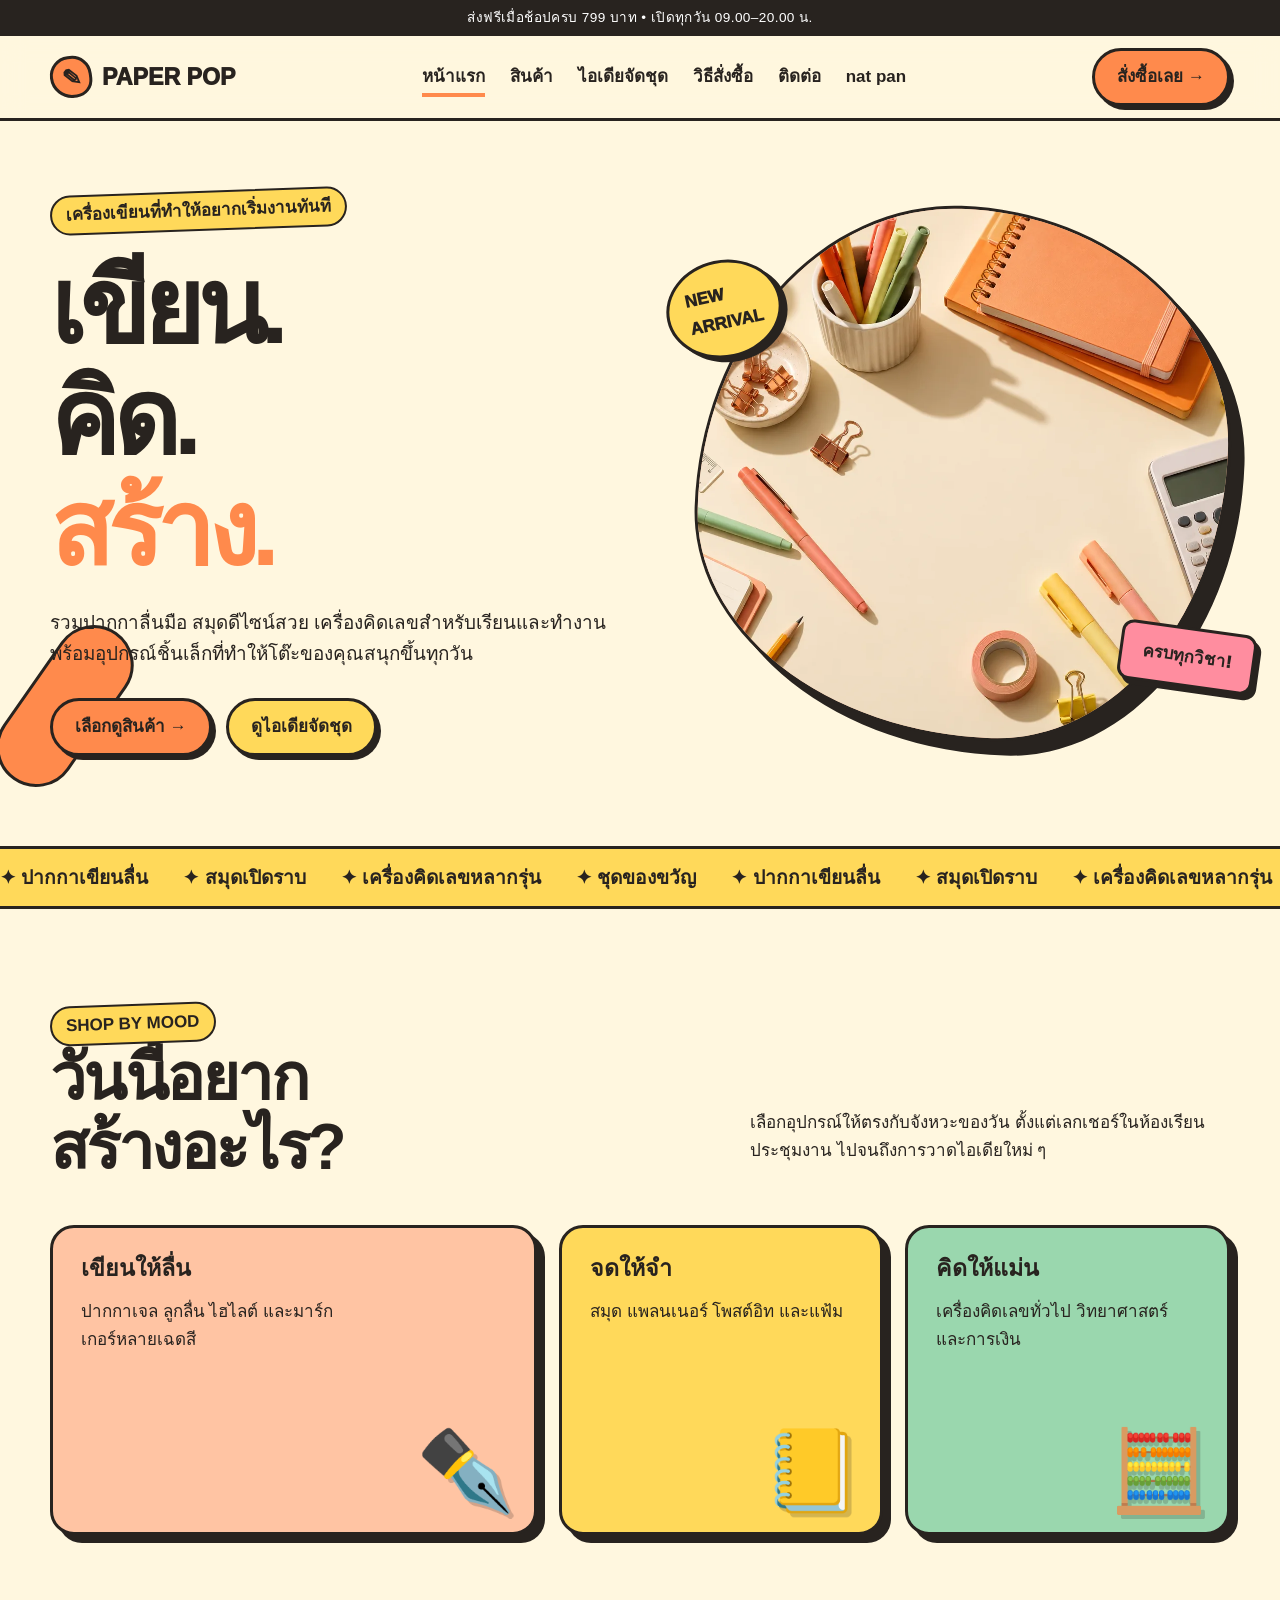
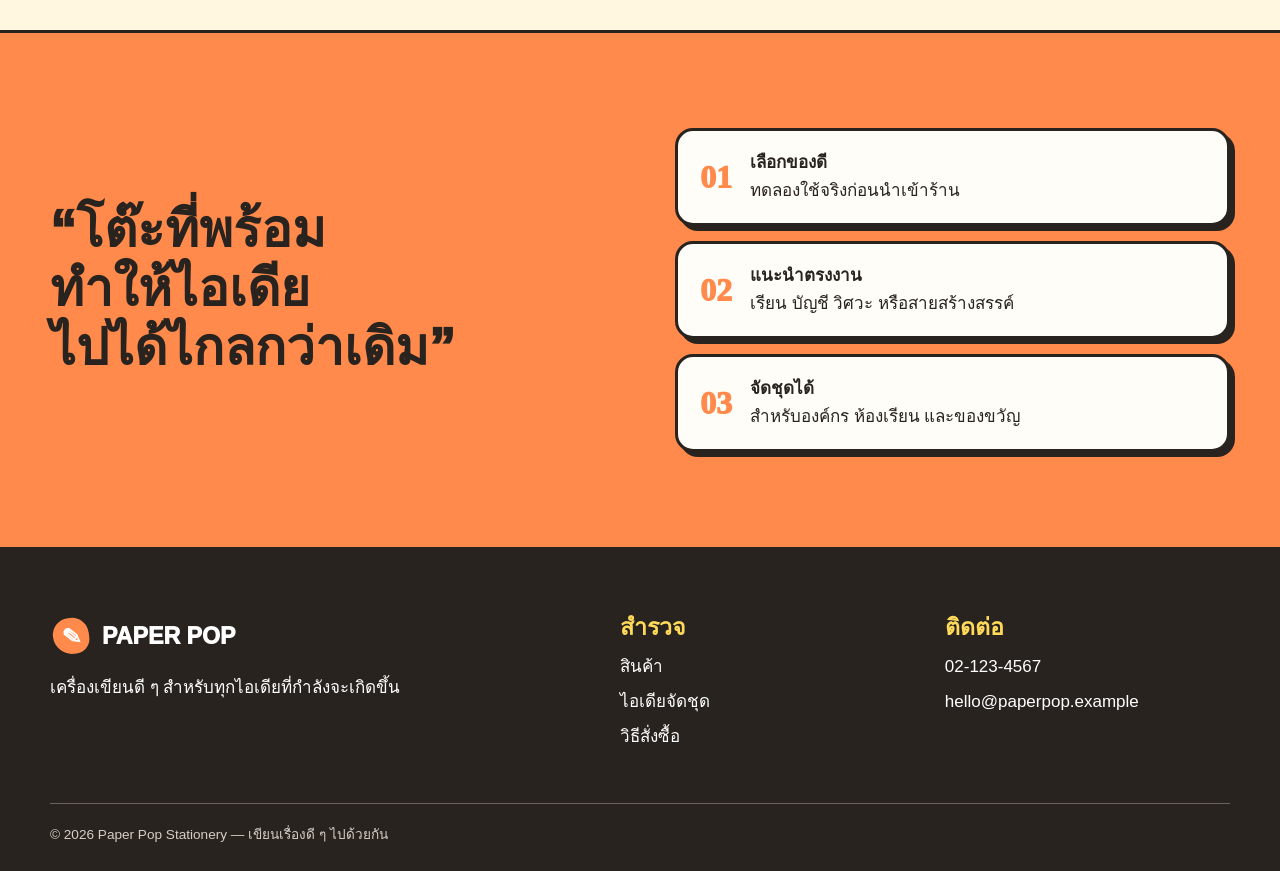
<file: index.html>
<!doctype html>
<html lang="th"><head><meta charset="utf-8"><meta name="viewport" content="width=device-width,initial-scale=1"><title>Paper Pop — ร้านเครื่องเขียนสร้างสรรค์</title><meta name="description" content="ปากกา สมุด เครื่องคิดเลข และอุปกรณ์เครื่องเขียนสำหรับเรียน ทำงาน และสร้างสรรค์"><link rel="stylesheet" href="assets/style.css"></head><body><div class="topbar">ส่งฟรีเมื่อช้อปครบ 799 บาท • เปิดทุกวัน 09.00–20.00 น.</div><header class="nav-wrap"><nav class="container"><a class="brand" href="index.html"><span class="brand-mark">✎</span> PAPER POP</a><button class="menu-btn" aria-label="เปิดเมนู" aria-expanded="false">☰</button><div class="nav-links"><a class="active" href="index.html">หน้าแรก</a><a href="services.html">สินค้า</a><a href="work.html">ไอเดียจัดชุด</a><a href="process.html">วิธีสั่งซื้อ</a><a href="contact.html">ติดต่อ</a><a href="index2.html">nat pan</a></div><a class="nav-cta" href="contact.html">สั่งซื้อเลย →</a></nav></header><main><div class="container hero"><div><span class="eyebrow">เครื่องเขียนที่ทำให้อยากเริ่มงานทันที</span><h1>เขียน.<br>คิด.<br><span style="color:var(--orange)">สร้าง.</span></h1><p>รวมปากกาลื่นมือ สมุดดีไซน์สวย เครื่องคิดเลขสำหรับเรียนและทำงาน พร้อมอุปกรณ์ชิ้นเล็กที่ทำให้โต๊ะของคุณสนุกขึ้นทุกวัน</p><div class="hero-actions"><a class="btn" href="services.html">เลือกดูสินค้า →</a><a class="btn alt" href="work.html">ดูไอเดียจัดชุด</a></div></div><div class="hero-art"><div class="shape a"></div><div class="photo-frame"><img src="assets/stationery-hero.webp" alt="ชุดปากกา สมุด และเครื่องคิดเลขสีสันสดใส"></div><div class="sticker one">NEW<br>ARRIVAL</div><div class="sticker two">ครบทุกวิชา!</div></div><div class="shape b"></div></div><div class="ticker"><div class="ticker-track"><span>✦ ปากกาเขียนลื่น</span><span>✦ สมุดเปิดราบ</span><span>✦ เครื่องคิดเลขหลากรุ่น</span><span>✦ ชุดของขวัญ</span><span>✦ ปากกาเขียนลื่น</span><span>✦ สมุดเปิดราบ</span><span>✦ เครื่องคิดเลขหลากรุ่น</span><span>✦ ชุดของขวัญ</span></div></div><section><div class="container"><div class="section-head reveal"><div><span class="eyebrow">SHOP BY MOOD</span><h2>วันนี้อยาก<br>สร้างอะไร?</h2></div><p>เลือกอุปกรณ์ให้ตรงกับจังหวะของวัน ตั้งแต่เลกเชอร์ในห้องเรียน ประชุมงาน ไปจนถึงการวาดไอเดียใหม่ ๆ</p></div><div class="category-grid"><a class="category reveal" href="services.html"><h3>เขียนให้ลื่น</h3><p>ปากกาเจล ลูกลื่น ไฮไลต์ และมาร์กเกอร์หลายเฉดสี</p><span class="emoji">✒️</span></a><a class="category reveal" href="services.html"><h3>จดให้จำ</h3><p>สมุด แพลนเนอร์ โพสต์อิท และแฟ้ม</p><span class="emoji">📒</span></a><a class="category reveal" href="services.html"><h3>คิดให้แม่น</h3><p>เครื่องคิดเลขทั่วไป วิทยาศาสตร์ และการเงิน</p><span class="emoji">🧮</span></a></div></div></section><section class="split-band"><div class="container split"><div class="quote reveal">“โต๊ะที่พร้อม<br>ทำให้ไอเดีย<br>ไปได้ไกลกว่าเดิม”</div><div class="number-stack"><div class="number-item reveal"><span class="number">01</span><div><b>เลือกของดี</b><br>ทดลองใช้จริงก่อนนำเข้าร้าน</div></div><div class="number-item reveal"><span class="number">02</span><div><b>แนะนำตรงงาน</b><br>เรียน บัญชี วิศวะ หรือสายสร้างสรรค์</div></div><div class="number-item reveal"><span class="number">03</span><div><b>จัดชุดได้</b><br>สำหรับองค์กร ห้องเรียน และของขวัญ</div></div></div></div></section></main><footer class="footer"><div class="container"><div class="footer-grid"><div><div class="brand"><span class="brand-mark">✎</span> PAPER POP</div><p>เครื่องเขียนดี ๆ สำหรับทุกไอเดียที่กำลังจะเกิดขึ้น</p></div><div><h3>สำรวจ</h3><a href="services.html">สินค้า</a><a href="work.html">ไอเดียจัดชุด</a><a href="process.html">วิธีสั่งซื้อ</a></div><div><h3>ติดต่อ</h3><a href="tel:021234567">02-123-4567</a><a href="mailto:hello@paperpop.example">hello@paperpop.example</a></div></div><div class="copyright">© 2026 Paper Pop Stationery — เขียนเรื่องดี ๆ ไปด้วยกัน</div></div></footer><script src="assets/main.js"></script>
</body></html>
</file>
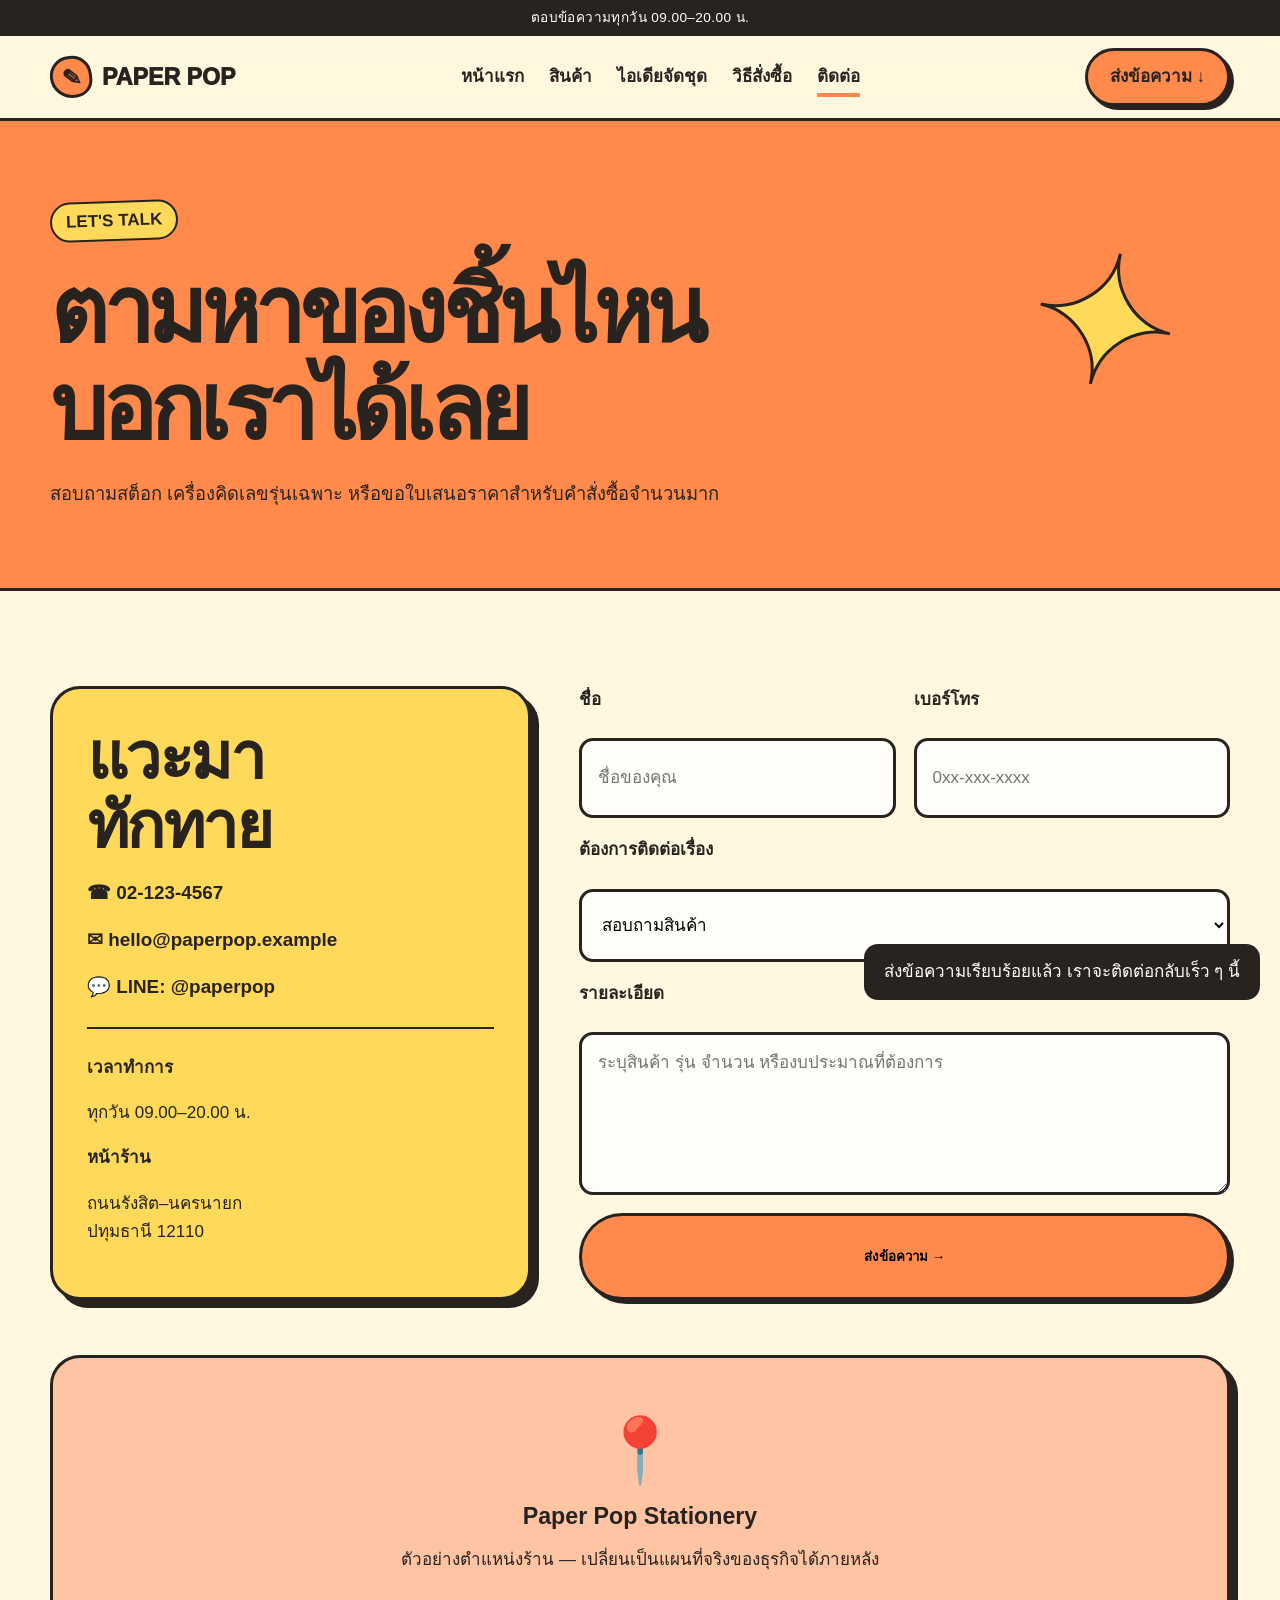
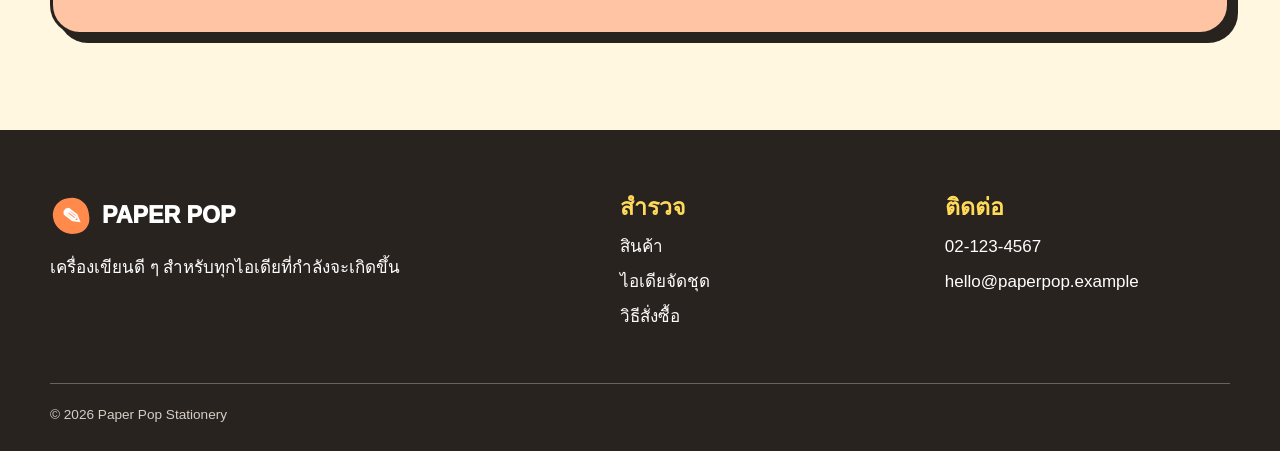
<file: contact.html>
<!doctype html><html lang="th"><head><meta charset="utf-8"><meta name="viewport" content="width=device-width,initial-scale=1"><title>ติดต่อ — Paper Pop</title><meta name="description" content="ติดต่อร้าน Paper Pop เพื่อสอบถามหรือสั่งซื้อเครื่องเขียน"><link rel="stylesheet" href="assets/style.css"></head><body><div class="topbar">ตอบข้อความทุกวัน 09.00–20.00 น.</div><header class="nav-wrap"><nav class="container"><a class="brand" href="index.html"><span class="brand-mark">✎</span> PAPER POP</a><button class="menu-btn" aria-label="เปิดเมนู">☰</button><div class="nav-links"><a href="index.html">หน้าแรก</a><a href="services.html">สินค้า</a><a href="work.html">ไอเดียจัดชุด</a><a href="process.html">วิธีสั่งซื้อ</a><a class="active" href="contact.html">ติดต่อ</a></div><a class="nav-cta" href="#contact-form">ส่งข้อความ ↓</a></nav></header><main><section class="page-hero" style="background:var(--orange)"><div class="container"><span class="eyebrow">LET'S TALK</span><h1>ตามหาของชิ้นไหน<br>บอกเราได้เลย</h1><p>สอบถามสต็อก เครื่องคิดเลขรุ่นเฉพาะ หรือขอใบเสนอราคาสำหรับคำสั่งซื้อจำนวนมาก</p></div></section><section><div class="container contact-layout"><aside class="contact-card reveal"><h2>แวะมา<br>ทักทาย</h2><a href="tel:021234567">☎ 02-123-4567</a><a href="mailto:hello@paperpop.example">✉ hello@paperpop.example</a><a href="#">💬 LINE: @paperpop</a><hr style="border:0;border-top:2px solid var(--ink);margin:25px 0"><b>เวลาทำการ</b><p>ทุกวัน 09.00–20.00 น.</p><b>หน้าร้าน</b><p>ถนนรังสิต–นครนายก<br>ปทุมธานี 12110</p></aside><form class="form reveal" id="contact-form"><div class="field"><label for="name">ชื่อ</label><input id="name" required placeholder="ชื่อของคุณ"></div><div class="field"><label for="phone">เบอร์โทร</label><input id="phone" required placeholder="0xx-xxx-xxxx"></div><div class="field full"><label for="topic">ต้องการติดต่อเรื่อง</label><select id="topic"><option>สอบถามสินค้า</option><option>เครื่องคิดเลข</option><option>จัดชุดของขวัญ</option><option>สั่งซื้อจำนวนมาก</option></select></div><div class="field full"><label for="message">รายละเอียด</label><textarea id="message" required placeholder="ระบุสินค้า รุ่น จำนวน หรืองบประมาณที่ต้องการ"></textarea></div><div class="field full"><button class="btn" type="submit">ส่งข้อความ →</button></div></form></div><div class="container map-block reveal"><div><div style="font-size:4rem">📍</div><h3>Paper Pop Stationery</h3><p>ตัวอย่างตำแหน่งร้าน — เปลี่ยนเป็นแผนที่จริงของธุรกิจได้ภายหลัง</p></div></div></section></main><div class="toast">ส่งข้อความเรียบร้อยแล้ว เราจะติดต่อกลับเร็ว ๆ นี้</div><footer class="footer"><div class="container"><div class="footer-grid"><div><div class="brand"><span class="brand-mark">✎</span> PAPER POP</div><p>เครื่องเขียนดี ๆ สำหรับทุกไอเดียที่กำลังจะเกิดขึ้น</p></div><div><h3>สำรวจ</h3><a href="services.html">สินค้า</a><a href="work.html">ไอเดียจัดชุด</a><a href="process.html">วิธีสั่งซื้อ</a></div><div><h3>ติดต่อ</h3><a href="tel:021234567">02-123-4567</a><a href="mailto:hello@paperpop.example">hello@paperpop.example</a></div></div><div class="copyright">© 2026 Paper Pop Stationery</div></div></footer><script src="assets/main.js"></script></body></html>
</file>
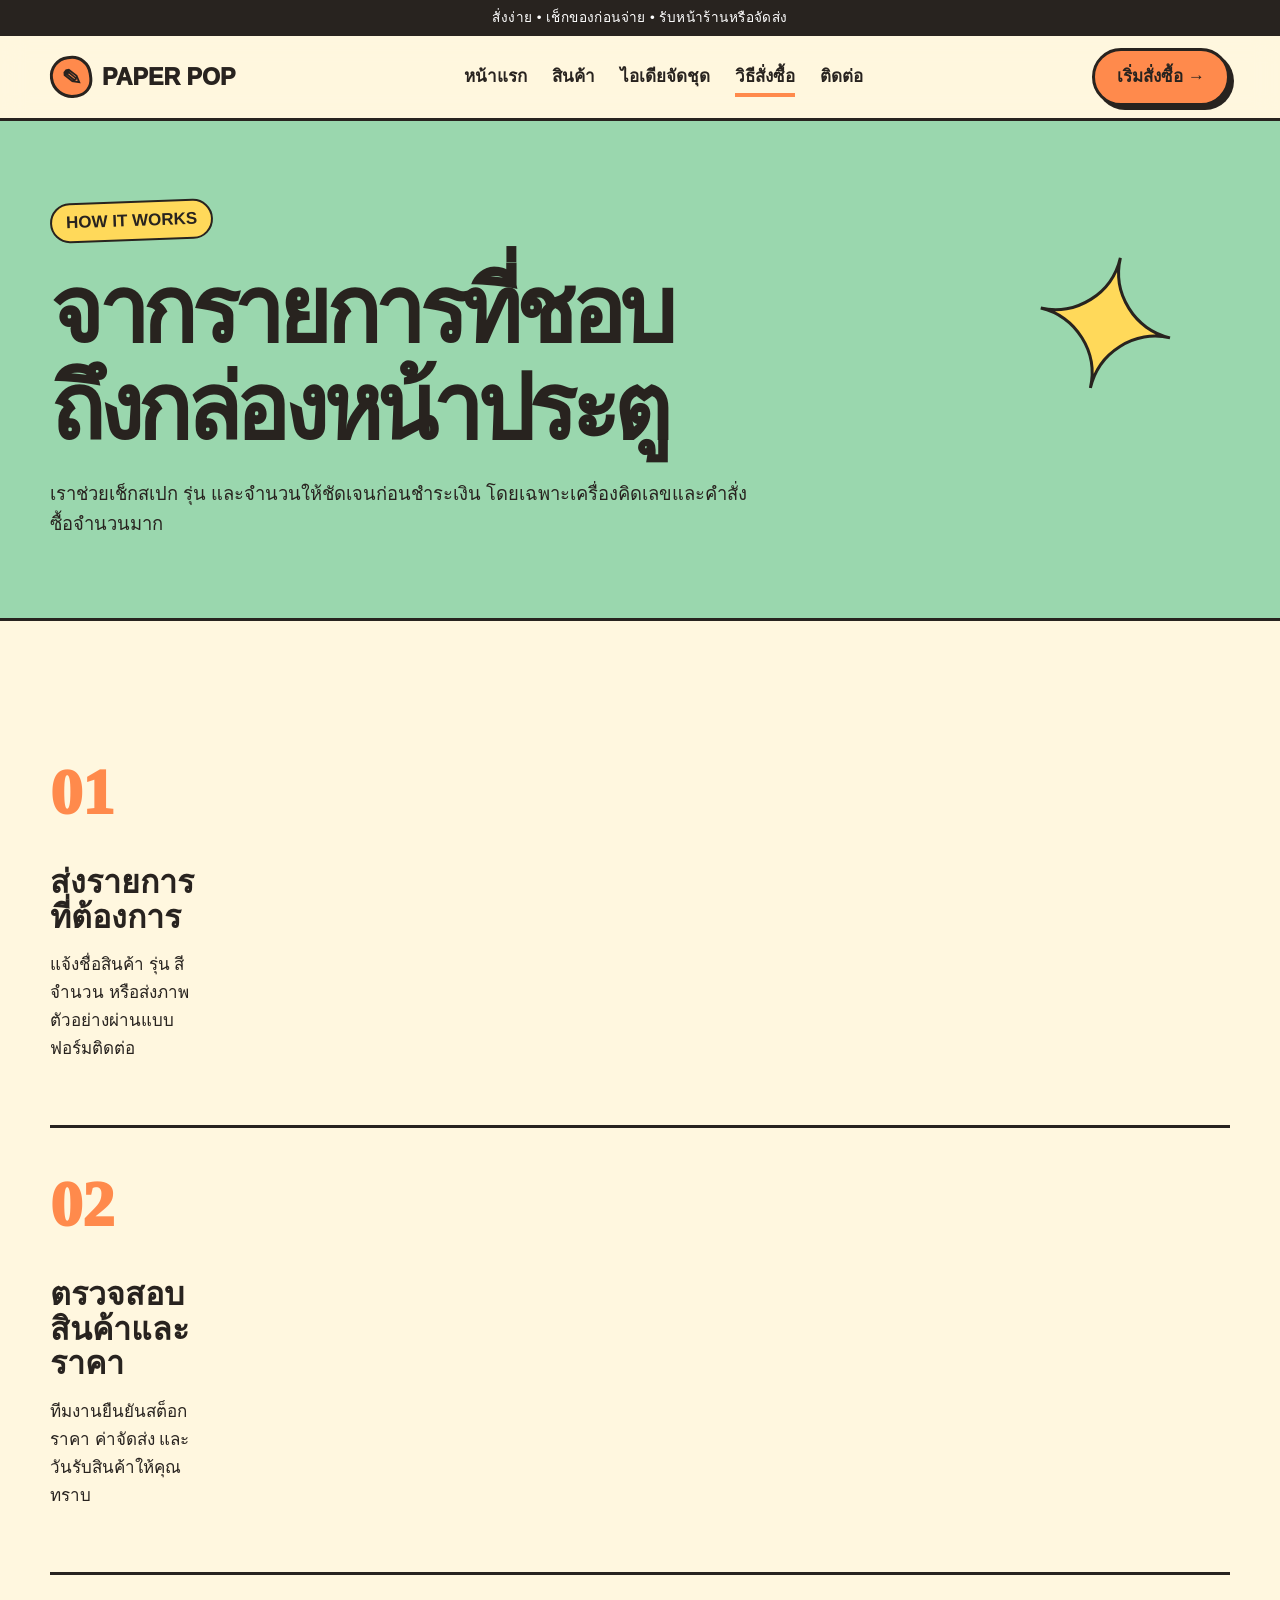
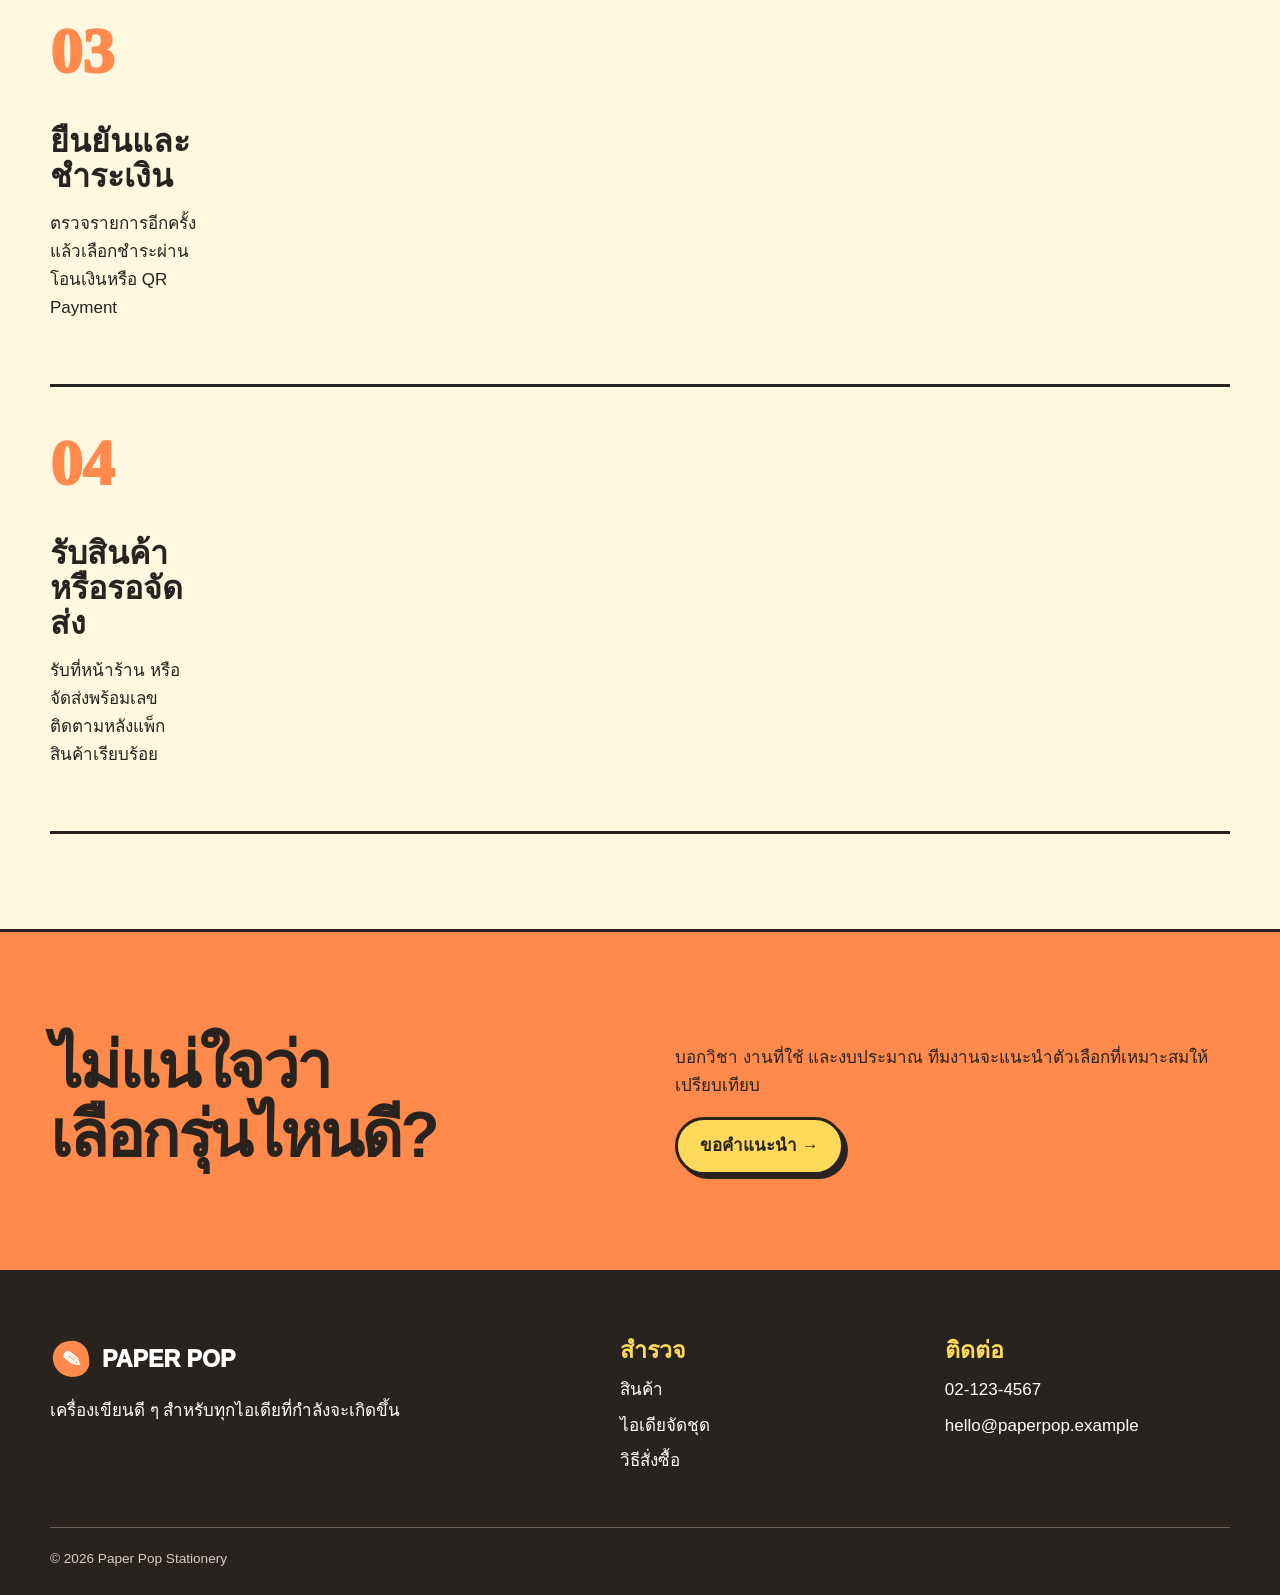
<file: process.html>
<!doctype html><html lang="th"><head><meta charset="utf-8"><meta name="viewport" content="width=device-width,initial-scale=1"><title>วิธีสั่งซื้อ — Paper Pop</title><meta name="description" content="ขั้นตอนสั่งซื้อเครื่องเขียนและจัดชุดกับ Paper Pop"><link rel="stylesheet" href="assets/style.css"></head><body><div class="topbar">สั่งง่าย • เช็กของก่อนจ่าย • รับหน้าร้านหรือจัดส่ง</div><header class="nav-wrap"><nav class="container"><a class="brand" href="index.html"><span class="brand-mark">✎</span> PAPER POP</a><button class="menu-btn" aria-label="เปิดเมนู">☰</button><div class="nav-links"><a href="index.html">หน้าแรก</a><a href="services.html">สินค้า</a><a href="work.html">ไอเดียจัดชุด</a><a class="active" href="process.html">วิธีสั่งซื้อ</a><a href="contact.html">ติดต่อ</a></div><a class="nav-cta" href="contact.html">เริ่มสั่งซื้อ →</a></nav></header><main><section class="page-hero" style="background:var(--green)"><div class="container"><span class="eyebrow">HOW IT WORKS</span><h1>จากรายการที่ชอบ<br>ถึงกล่องหน้าประตู</h1><p>เราช่วยเช็กสเปก รุ่น และจำนวนให้ชัดเจนก่อนชำระเงิน โดยเฉพาะเครื่องคิดเลขและคำสั่งซื้อจำนวนมาก</p></div></section><section><div class="container steps"><article class="step reveal"><div></div><div><h3>ส่งรายการที่ต้องการ</h3><p>แจ้งชื่อสินค้า รุ่น สี จำนวน หรือส่งภาพตัวอย่างผ่านแบบฟอร์มติดต่อ</p></div></article><article class="step reveal"><div></div><div><h3>ตรวจสอบสินค้าและราคา</h3><p>ทีมงานยืนยันสต็อก ราคา ค่าจัดส่ง และวันรับสินค้าให้คุณทราบ</p></div></article><article class="step reveal"><div></div><div><h3>ยืนยันและชำระเงิน</h3><p>ตรวจรายการอีกครั้ง แล้วเลือกชำระผ่านโอนเงินหรือ QR Payment</p></div></article><article class="step reveal"><div></div><div><h3>รับสินค้าหรือรอจัดส่ง</h3><p>รับที่หน้าร้าน หรือจัดส่งพร้อมเลขติดตามหลังแพ็กสินค้าเรียบร้อย</p></div></article></div></section><section class="split-band"><div class="container split"><h2>ไม่แน่ใจว่า<br>เลือกรุ่นไหนดี?</h2><div><p>บอกวิชา งานที่ใช้ และงบประมาณ ทีมงานจะแนะนำตัวเลือกที่เหมาะสมให้เปรียบเทียบ</p><a class="btn alt" href="contact.html">ขอคำแนะนำ →</a></div></div></section></main><footer class="footer"><div class="container"><div class="footer-grid"><div><div class="brand"><span class="brand-mark">✎</span> PAPER POP</div><p>เครื่องเขียนดี ๆ สำหรับทุกไอเดียที่กำลังจะเกิดขึ้น</p></div><div><h3>สำรวจ</h3><a href="services.html">สินค้า</a><a href="work.html">ไอเดียจัดชุด</a><a href="process.html">วิธีสั่งซื้อ</a></div><div><h3>ติดต่อ</h3><a href="tel:021234567">02-123-4567</a><a href="mailto:hello@paperpop.example">hello@paperpop.example</a></div></div><div class="copyright">© 2026 Paper Pop Stationery</div></div></footer><script src="assets/main.js"></script></body></html>
</file>
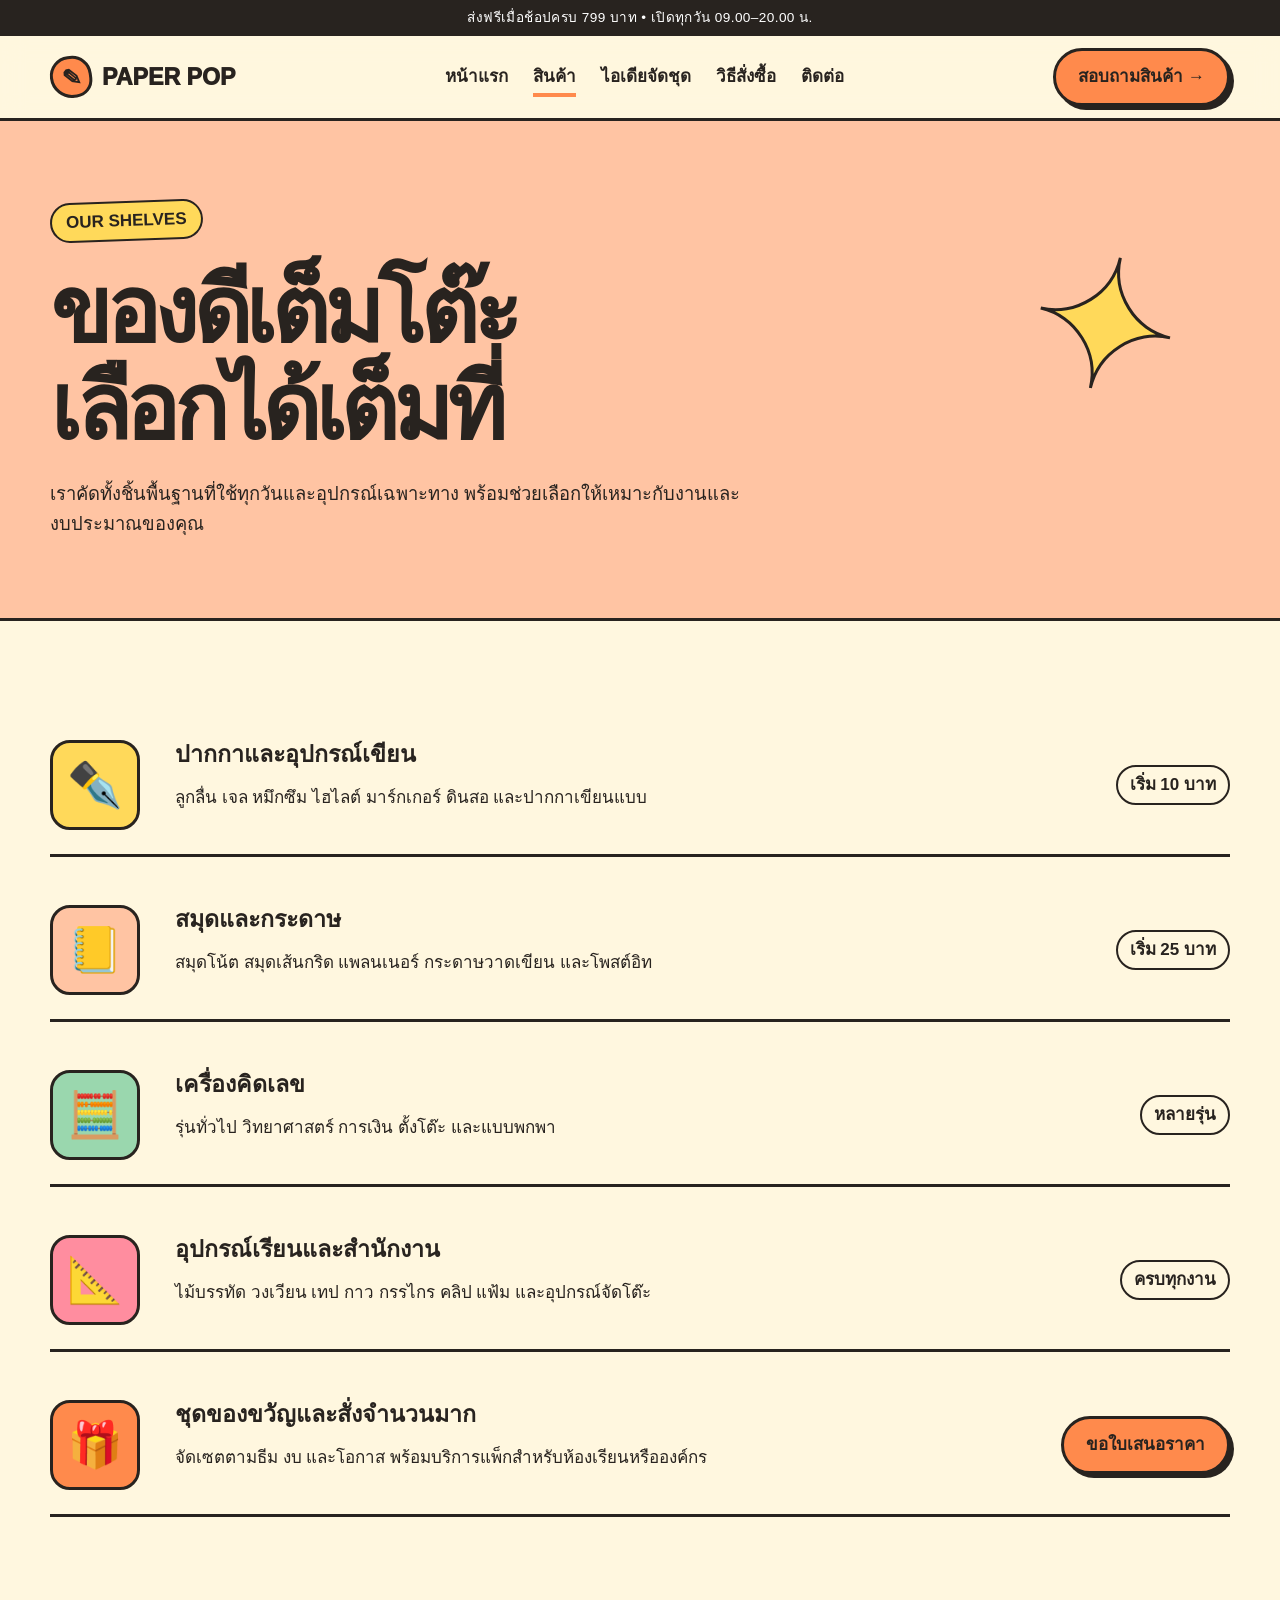
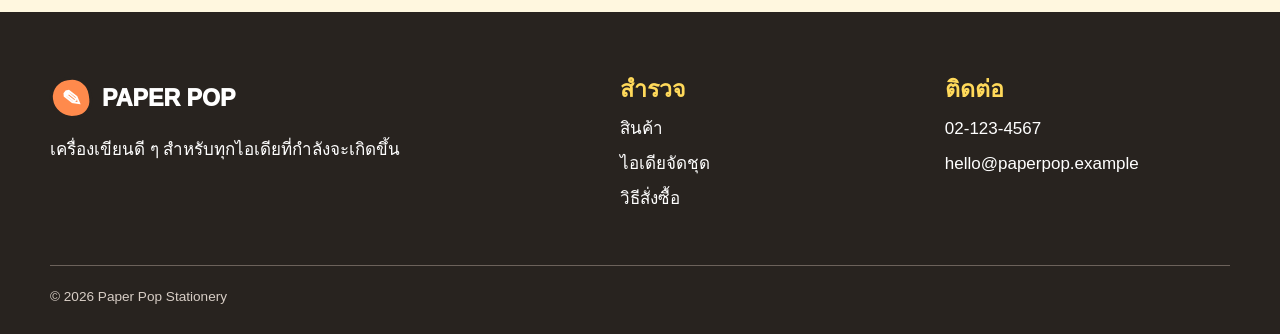
<file: services.html>
<!doctype html><html lang="th"><head><meta charset="utf-8"><meta name="viewport" content="width=device-width,initial-scale=1"><title>สินค้า — Paper Pop</title><meta name="description" content="เลือกปากกา สมุด เครื่องคิดเลข และอุปกรณ์เครื่องเขียน"><link rel="stylesheet" href="assets/style.css"></head><body><div class="topbar">ส่งฟรีเมื่อช้อปครบ 799 บาท • เปิดทุกวัน 09.00–20.00 น.</div><header class="nav-wrap"><nav class="container"><a class="brand" href="index.html"><span class="brand-mark">✎</span> PAPER POP</a><button class="menu-btn" aria-label="เปิดเมนู">☰</button><div class="nav-links"><a href="index.html">หน้าแรก</a><a class="active" href="services.html">สินค้า</a><a href="work.html">ไอเดียจัดชุด</a><a href="process.html">วิธีสั่งซื้อ</a><a href="contact.html">ติดต่อ</a></div><a class="nav-cta" href="contact.html">สอบถามสินค้า →</a></nav></header><main><section class="page-hero"><div class="container"><span class="eyebrow">OUR SHELVES</span><h1>ของดีเต็มโต๊ะ<br>เลือกได้เต็มที่</h1><p>เราคัดทั้งชิ้นพื้นฐานที่ใช้ทุกวันและอุปกรณ์เฉพาะทาง พร้อมช่วยเลือกให้เหมาะกับงานและงบประมาณของคุณ</p></div></section><section><div class="container"><div class="product-list"><article class="product-row reveal"><div class="product-icon">✒️</div><div><h3>ปากกาและอุปกรณ์เขียน</h3><p>ลูกลื่น เจล หมึกซึม ไฮไลต์ มาร์กเกอร์ ดินสอ และปากกาเขียนแบบ</p></div><span class="tag">เริ่ม 10 บาท</span></article><article class="product-row reveal"><div class="product-icon" style="background:var(--peach)">📒</div><div><h3>สมุดและกระดาษ</h3><p>สมุดโน้ต สมุดเส้นกริด แพลนเนอร์ กระดาษวาดเขียน และโพสต์อิท</p></div><span class="tag">เริ่ม 25 บาท</span></article><article class="product-row reveal"><div class="product-icon" style="background:var(--green)">🧮</div><div><h3>เครื่องคิดเลข</h3><p>รุ่นทั่วไป วิทยาศาสตร์ การเงิน ตั้งโต๊ะ และแบบพกพา</p></div><span class="tag">หลายรุ่น</span></article><article class="product-row reveal"><div class="product-icon" style="background:var(--pink)">📐</div><div><h3>อุปกรณ์เรียนและสำนักงาน</h3><p>ไม้บรรทัด วงเวียน เทป กาว กรรไกร คลิป แฟ้ม และอุปกรณ์จัดโต๊ะ</p></div><span class="tag">ครบทุกงาน</span></article><article class="product-row reveal"><div class="product-icon" style="background:var(--orange)">🎁</div><div><h3>ชุดของขวัญและสั่งจำนวนมาก</h3><p>จัดเซตตามธีม งบ และโอกาส พร้อมบริการแพ็กสำหรับห้องเรียนหรือองค์กร</p></div><a class="btn" href="contact.html">ขอใบเสนอราคา</a></article></div></div></section></main><footer class="footer"><div class="container"><div class="footer-grid"><div><div class="brand"><span class="brand-mark">✎</span> PAPER POP</div><p>เครื่องเขียนดี ๆ สำหรับทุกไอเดียที่กำลังจะเกิดขึ้น</p></div><div><h3>สำรวจ</h3><a href="services.html">สินค้า</a><a href="work.html">ไอเดียจัดชุด</a><a href="process.html">วิธีสั่งซื้อ</a></div><div><h3>ติดต่อ</h3><a href="tel:021234567">02-123-4567</a><a href="mailto:hello@paperpop.example">hello@paperpop.example</a></div></div><div class="copyright">© 2026 Paper Pop Stationery</div></div></footer><script src="assets/main.js"></script></body></html>
</file>
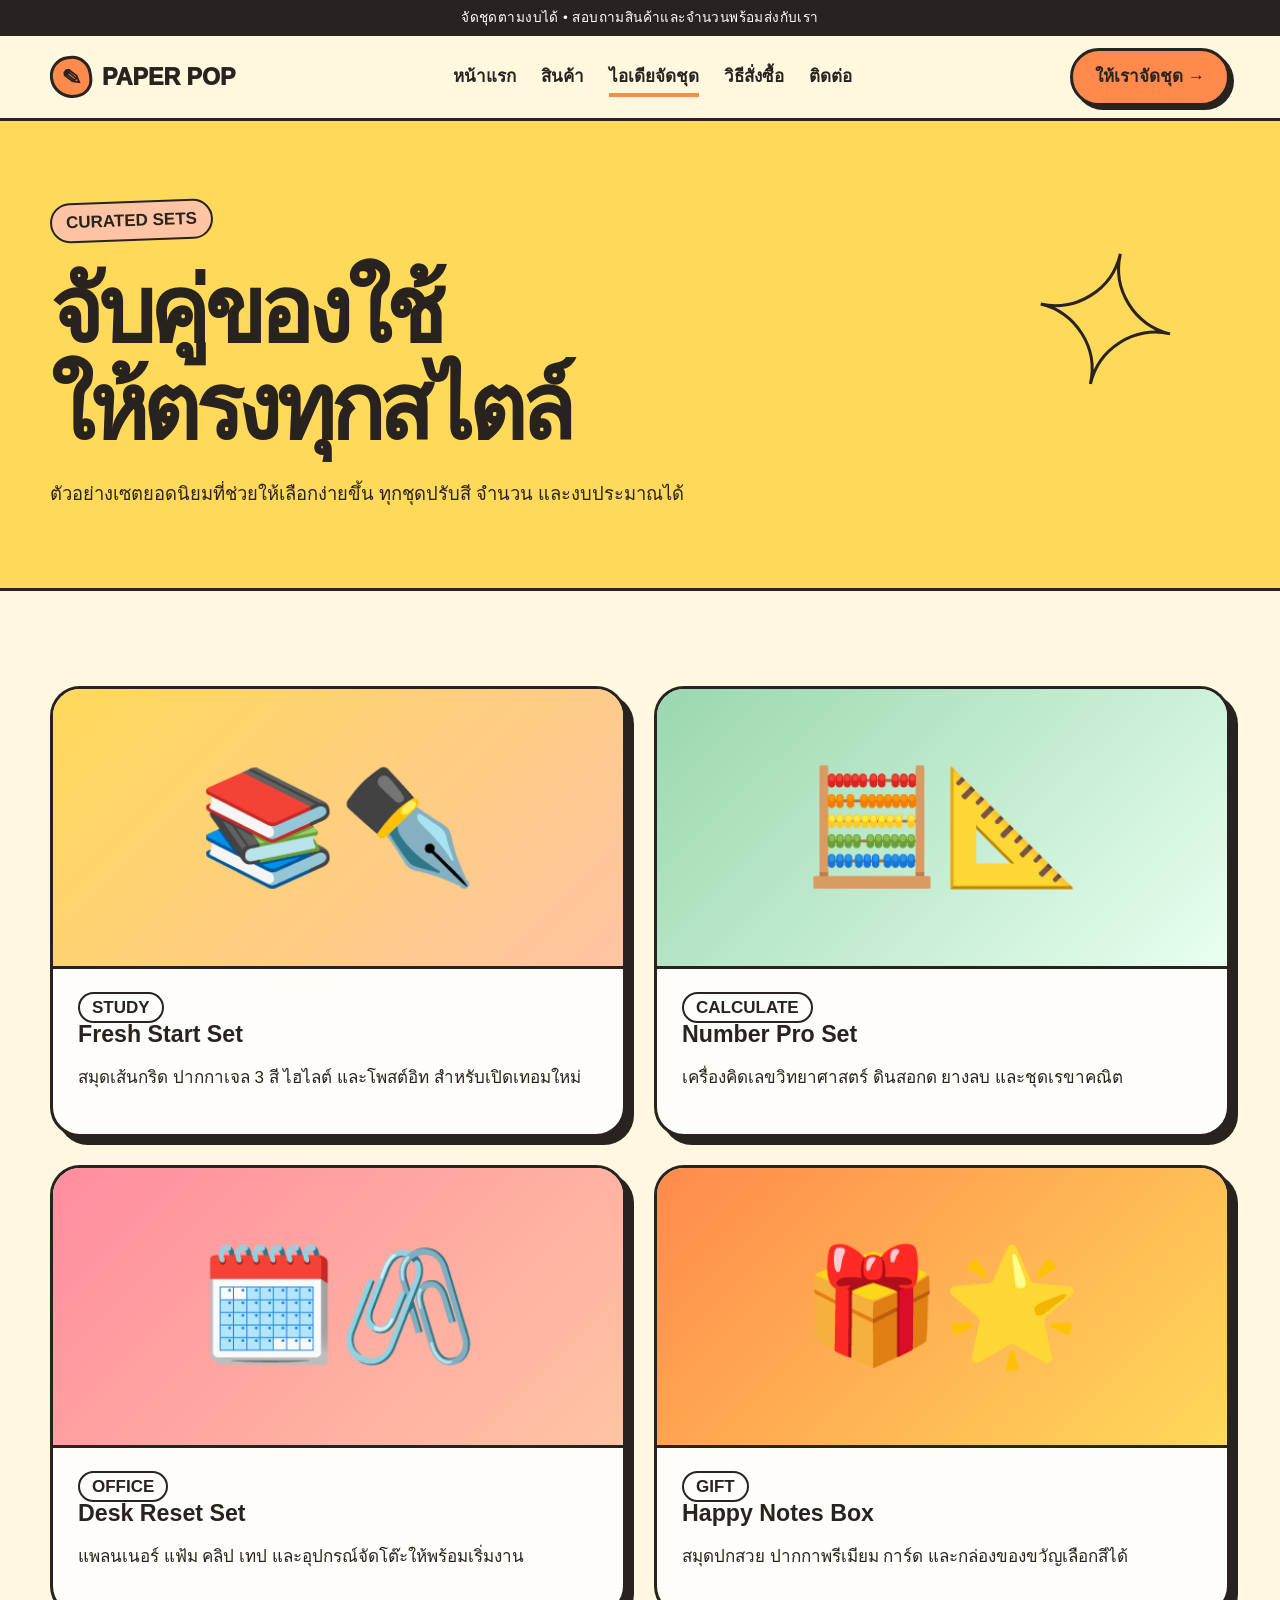
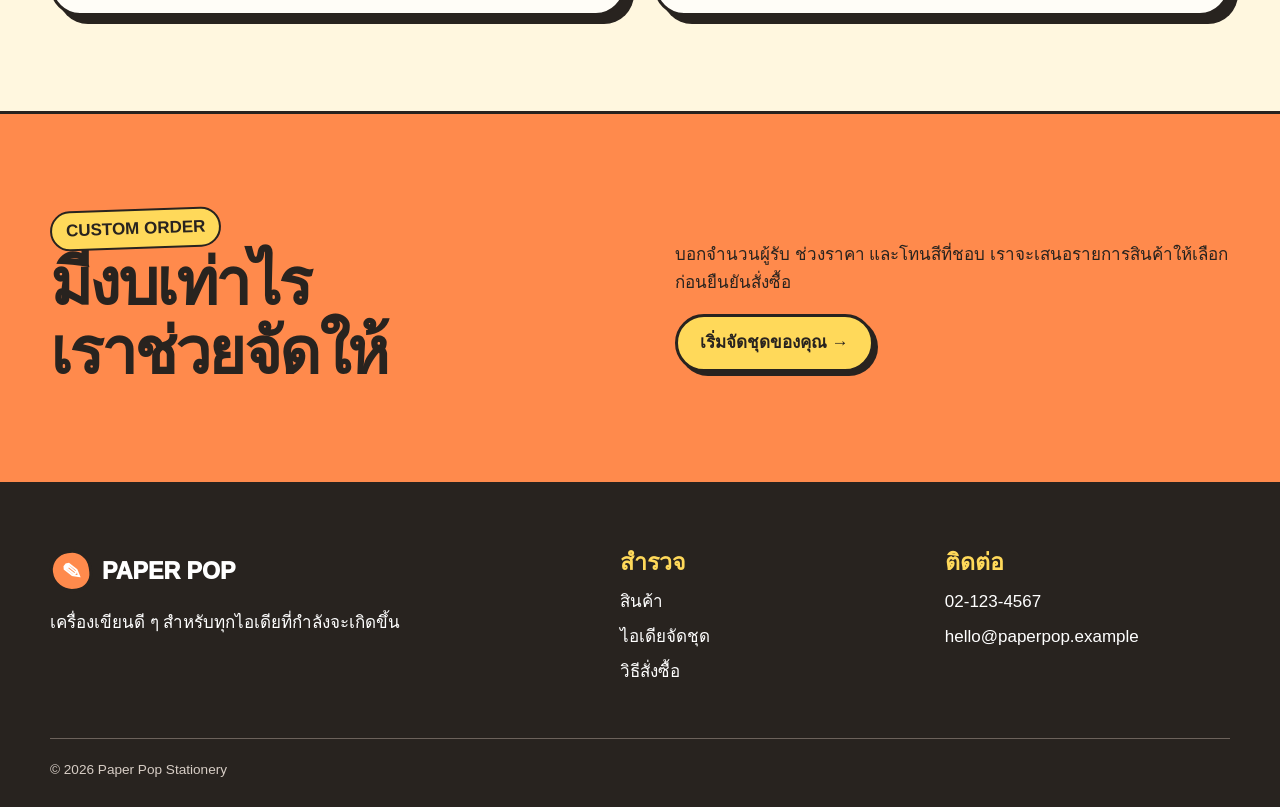
<file: work.html>
<!doctype html><html lang="th"><head><meta charset="utf-8"><meta name="viewport" content="width=device-width,initial-scale=1"><title>ไอเดียจัดชุด — Paper Pop</title><meta name="description" content="ไอเดียชุดเครื่องเขียนสำหรับเรียน ทำงาน และเป็นของขวัญ"><link rel="stylesheet" href="assets/style.css"></head><body><div class="topbar">จัดชุดตามงบได้ • สอบถามสินค้าและจำนวนพร้อมส่งกับเรา</div><header class="nav-wrap"><nav class="container"><a class="brand" href="index.html"><span class="brand-mark">✎</span> PAPER POP</a><button class="menu-btn" aria-label="เปิดเมนู">☰</button><div class="nav-links"><a href="index.html">หน้าแรก</a><a href="services.html">สินค้า</a><a class="active" href="work.html">ไอเดียจัดชุด</a><a href="process.html">วิธีสั่งซื้อ</a><a href="contact.html">ติดต่อ</a></div><a class="nav-cta" href="contact.html">ให้เราจัดชุด →</a></nav></header><main><section class="page-hero" style="background:var(--yellow)"><div class="container"><span class="eyebrow" style="background:var(--peach)">CURATED SETS</span><h1>จับคู่ของใช้<br>ให้ตรงทุกสไตล์</h1><p>ตัวอย่างเซตยอดนิยมที่ช่วยให้เลือกง่ายขึ้น ทุกชุดปรับสี จำนวน และงบประมาณได้</p></div></section><section><div class="container work-grid"><article class="work-item reveal"><div class="work-visual">📚✒️</div><div class="work-copy"><span class="tag">STUDY</span><h3>Fresh Start Set</h3><p>สมุดเส้นกริด ปากกาเจล 3 สี ไฮไลต์ และโพสต์อิท สำหรับเปิดเทอมใหม่</p></div></article><article class="work-item reveal"><div class="work-visual">🧮📐</div><div class="work-copy"><span class="tag">CALCULATE</span><h3>Number Pro Set</h3><p>เครื่องคิดเลขวิทยาศาสตร์ ดินสอกด ยางลบ และชุดเรขาคณิต</p></div></article><article class="work-item reveal"><div class="work-visual">🗓️🖇️</div><div class="work-copy"><span class="tag">OFFICE</span><h3>Desk Reset Set</h3><p>แพลนเนอร์ แฟ้ม คลิป เทป และอุปกรณ์จัดโต๊ะให้พร้อมเริ่มงาน</p></div></article><article class="work-item reveal"><div class="work-visual">🎁🌟</div><div class="work-copy"><span class="tag">GIFT</span><h3>Happy Notes Box</h3><p>สมุดปกสวย ปากกาพรีเมียม การ์ด และกล่องของขวัญเลือกสีได้</p></div></article></div></section><section class="split-band"><div class="container split"><div><span class="eyebrow">CUSTOM ORDER</span><h2>มีงบเท่าไร<br>เราช่วยจัดให้</h2></div><div><p>บอกจำนวนผู้รับ ช่วงราคา และโทนสีที่ชอบ เราจะเสนอรายการสินค้าให้เลือกก่อนยืนยันสั่งซื้อ</p><a class="btn alt" href="contact.html">เริ่มจัดชุดของคุณ →</a></div></div></section></main><footer class="footer"><div class="container"><div class="footer-grid"><div><div class="brand"><span class="brand-mark">✎</span> PAPER POP</div><p>เครื่องเขียนดี ๆ สำหรับทุกไอเดียที่กำลังจะเกิดขึ้น</p></div><div><h3>สำรวจ</h3><a href="services.html">สินค้า</a><a href="work.html">ไอเดียจัดชุด</a><a href="process.html">วิธีสั่งซื้อ</a></div><div><h3>ติดต่อ</h3><a href="tel:021234567">02-123-4567</a><a href="mailto:hello@paperpop.example">hello@paperpop.example</a></div></div><div class="copyright">© 2026 Paper Pop Stationery</div></div></footer><script src="assets/main.js"></script></body></html>
</file>
<file: assets/style.css>
:root{--ink:#28231f;--cream:#fff7df;--orange:#ff8a4c;--peach:#ffc4a3;--yellow:#ffd95a;--pink:#ff8d9f;--green:#9ad7ae;--white:#fffdf7;--line:3px solid var(--ink);--shadow:8px 8px 0 var(--ink);--radius:24px}*{box-sizing:border-box}html{scroll-behavior:smooth}body{margin:0;background:var(--cream);color:var(--ink);font-family:"Noto Sans Thai","Tahoma",sans-serif;font-size:17px;line-height:1.65;overflow-x:hidden}a{color:inherit;text-decoration:none}img{display:block;max-width:100%}.container{width:min(1180px,calc(100% - 40px));margin:auto}.topbar{background:var(--ink);color:#fff;text-align:center;padding:7px;font-size:.85rem;letter-spacing:.03em}.nav-wrap{position:sticky;top:0;z-index:50;background:rgba(255,247,223,.94);backdrop-filter:blur(12px);border-bottom:var(--line)}nav{height:82px;display:flex;align-items:center;justify-content:space-between;gap:22px}.brand{font-size:1.45rem;font-weight:950;display:flex;align-items:center;gap:10px}.brand-mark{width:42px;height:42px;background:var(--orange);border:var(--line);border-radius:50% 50% 44% 56%;display:grid;place-items:center;transform:rotate(-7deg)}.nav-links{display:flex;align-items:center;gap:25px;font-weight:800}.nav-links a{position:relative}.nav-links a:after{content:"";position:absolute;left:0;right:100%;bottom:-6px;height:4px;background:var(--orange);transition:.25s}.nav-links a:hover:after,.nav-links a.active:after{right:0}.nav-cta,.btn{display:inline-flex;align-items:center;justify-content:center;gap:8px;background:var(--orange);border:var(--line);border-radius:999px;padding:12px 22px;font-weight:900;box-shadow:4px 4px 0 var(--ink);transition:.2s}.btn:hover,.nav-cta:hover{transform:translate(3px,3px);box-shadow:1px 1px 0 var(--ink)}.btn.alt{background:var(--yellow)}.menu-btn{display:none;background:var(--yellow);border:var(--line);border-radius:12px;padding:8px 12px;font-size:1.15rem}.hero{min-height:690px;display:grid;grid-template-columns:1.05fr .95fr;gap:55px;align-items:center;padding:70px 0 90px;position:relative}.eyebrow{display:inline-block;background:var(--yellow);border:2px solid var(--ink);border-radius:999px;padding:4px 14px;font-weight:900;transform:rotate(-2deg)}h1,h2,h3{font-family:"Arial Black","Noto Sans Thai",sans-serif;line-height:1.08;margin:0}h1{font-size:clamp(3.6rem,8vw,7.2rem);letter-spacing:-.06em;margin:22px 0}h2{font-size:clamp(2.4rem,5vw,4.5rem);letter-spacing:-.04em}h3{font-size:1.45rem}.hero p{font-size:1.18rem;max-width:570px}.hero-actions{display:flex;flex-wrap:wrap;gap:14px;margin-top:28px}.hero-art{position:relative}.photo-frame{border:var(--line);border-radius:48% 52% 43% 57%/58% 44% 56% 42%;overflow:hidden;box-shadow:14px 14px 0 var(--ink);background:var(--peach);transform:rotate(2deg);aspect-ratio:1/1}.photo-frame img{width:100%;height:100%;object-fit:cover}.sticker{position:absolute;border:var(--line);font-weight:950;box-shadow:5px 5px 0 var(--ink);z-index:3}.sticker.one{background:var(--yellow);padding:18px;border-radius:50%;left:-30px;top:10%;transform:rotate(-12deg)}.sticker.two{background:var(--pink);padding:13px 20px;border-radius:12px;right:-25px;bottom:10%;transform:rotate(8deg)}.shape{position:absolute;z-index:-1;border:var(--line)}.shape.a{width:120px;height:120px;border-radius:50%;background:var(--green);right:42%;top:10%}.shape.b{width:80px;height:180px;border-radius:50px;background:var(--orange);left:-25px;bottom:50px;transform:rotate(35deg)}.ticker{border-block:var(--line);background:var(--yellow);overflow:hidden;padding:13px 0}.ticker-track{display:flex;width:max-content;gap:35px;font-size:1.2rem;font-weight:950;animation:marquee 22s linear infinite}@keyframes marquee{to{transform:translateX(-50%)}}section{padding:95px 0}.section-head{display:flex;justify-content:space-between;align-items:end;gap:30px;margin-bottom:42px}.section-head p{max-width:480px}.category-grid{display:grid;grid-template-columns:1.2fr .8fr .8fr;gap:22px}.category{min-height:310px;border:var(--line);border-radius:var(--radius);padding:28px;box-shadow:var(--shadow);position:relative;overflow:hidden;transition:.25s}.category:hover{transform:translateY(-7px) rotate(-1deg)}.category:nth-child(1){background:var(--peach)}.category:nth-child(2){background:var(--yellow)}.category:nth-child(3){background:var(--green)}.category .emoji{font-size:5rem;position:absolute;right:18px;bottom:-5px;filter:drop-shadow(4px 4px 0 rgba(40,35,31,.2))}.category p{max-width:260px}.split-band{background:var(--orange);border-block:var(--line)}.split{display:grid;grid-template-columns:1fr 1fr;gap:70px;align-items:center}.number-stack{display:grid;gap:15px}.number-item{background:var(--white);border:var(--line);border-radius:18px;padding:18px 22px;display:flex;gap:18px;align-items:center;box-shadow:5px 5px 0 var(--ink)}.number{font:950 2rem/1 "Arial Black";color:var(--orange)}.quote{font-size:clamp(2rem,4vw,3.8rem);font-weight:950;line-height:1.15}.footer{background:var(--ink);color:#fff;padding:65px 0 25px}.footer-grid{display:grid;grid-template-columns:1.3fr .7fr .7fr;gap:40px}.footer h3{color:var(--yellow);margin-bottom:13px}.footer a{display:block;margin:7px 0}.copyright{border-top:1px solid #6c625b;margin-top:45px;padding-top:20px;font-size:.85rem;color:#d7cdc5}.page-hero{padding:80px 0 60px;background:var(--peach);border-bottom:var(--line);position:relative;overflow:hidden}.page-hero h1{font-size:clamp(3.2rem,7vw,6rem);max-width:920px}.page-hero p{max-width:700px;font-size:1.15rem}.page-hero:after{content:"✦";position:absolute;right:8%;top:12%;font-size:11rem;color:var(--yellow);-webkit-text-stroke:3px var(--ink);transform:rotate(13deg)}.product-list{display:grid;gap:24px}.product-row{display:grid;grid-template-columns:100px 1fr auto;align-items:center;gap:25px;border-bottom:var(--line);padding:24px 0;transition:.2s}.product-row:hover{padding-left:18px;background:rgba(255,196,163,.28)}.product-icon{width:90px;height:90px;border:var(--line);border-radius:20px;background:var(--yellow);display:grid;place-items:center;font-size:2.8rem}.tag{border:2px solid var(--ink);border-radius:999px;padding:4px 12px;font-weight:800;white-space:nowrap}.work-grid{display:grid;grid-template-columns:repeat(2,1fr);gap:28px}.work-item{border:var(--line);border-radius:30px;overflow:hidden;box-shadow:var(--shadow);background:var(--white)}.work-visual{height:280px;display:grid;place-items:center;font-size:7rem;background:linear-gradient(135deg,var(--yellow),var(--peach));border-bottom:var(--line)}.work-item:nth-child(2) .work-visual{background:linear-gradient(135deg,var(--green),#e8fff0)}.work-item:nth-child(3) .work-visual{background:linear-gradient(135deg,var(--pink),var(--peach))}.work-item:nth-child(4) .work-visual{background:linear-gradient(135deg,var(--orange),var(--yellow))}.work-copy{padding:25px}.steps{counter-reset:step;display:grid;gap:0}.step{counter-increment:step;display:grid;grid-template-columns:150px 1fr;gap:40px;padding:45px 0;border-bottom:var(--line)}.step:before{content:"0" counter(step);font:950 4rem/1 "Arial Black";color:var(--orange)}.step h3{font-size:2rem;margin-bottom:10px}.contact-layout{display:grid;grid-template-columns:.85fr 1.15fr;gap:48px}.contact-card{background:var(--yellow);border:var(--line);border-radius:30px;padding:34px;box-shadow:var(--shadow)}.contact-card a{display:block;font-size:1.18rem;font-weight:800;margin:16px 0}.form{display:grid;grid-template-columns:1fr 1fr;gap:18px}.field{display:grid;gap:7px}.field.full{grid-column:1/-1}.field label{font-weight:900}.field input,.field textarea,.field select{width:100%;padding:14px 16px;border:var(--line);border-radius:14px;background:var(--white);font:inherit}.field textarea{min-height:145px;resize:vertical}.map-block{margin-top:55px;min-height:280px;border:var(--line);border-radius:30px;background:var(--peach);display:grid;place-items:center;text-align:center;box-shadow:var(--shadow);padding:30px}.toast{position:fixed;right:20px;bottom:20px;background:var(--ink);color:#fff;padding:14px 20px;border-radius:14px;transform:translateY(120px);transition:.3s;z-index:99}.toast.show{transform:none}.reveal{opacity:0;transform:translateY(24px);transition:.6s}.reveal.visible{opacity:1;transform:none}@media(max-width:850px){.menu-btn{display:block}.nav-links{display:none;position:absolute;top:82px;left:0;right:0;background:var(--cream);border-bottom:var(--line);padding:20px;flex-direction:column;align-items:stretch}.nav-links.open{display:flex}.nav-cta{display:none}.hero{grid-template-columns:1fr;padding-top:48px}.hero-art{max-width:600px}.category-grid,.split,.contact-layout{grid-template-columns:1fr}.category-grid{gap:28px}.work-grid{grid-template-columns:1fr}.page-hero:after{opacity:.15}.footer-grid{grid-template-columns:1fr 1fr}.footer-grid>div:first-child{grid-column:1/-1}}@media(max-width:560px){body{font-size:16px}.container{width:min(100% - 26px,1180px)}nav{height:70px}.nav-links{top:70px}.brand{font-size:1.1rem}.brand-mark{width:36px;height:36px}h1{font-size:3.3rem}.hero{min-height:auto;gap:42px}.sticker.one{left:-8px}.sticker.two{right:-5px}.section-head{display:block}.section-head p{margin-top:16px}.product-row{grid-template-columns:75px 1fr}.product-icon{width:70px;height:70px}.product-row .tag{grid-column:2}.step{grid-template-columns:1fr;gap:12px}.form{grid-template-columns:1fr}.field.full{grid-column:auto}.footer-grid{grid-template-columns:1fr}.footer-grid>div:first-child{grid-column:auto}section{padding:70px 0}}
</file>
